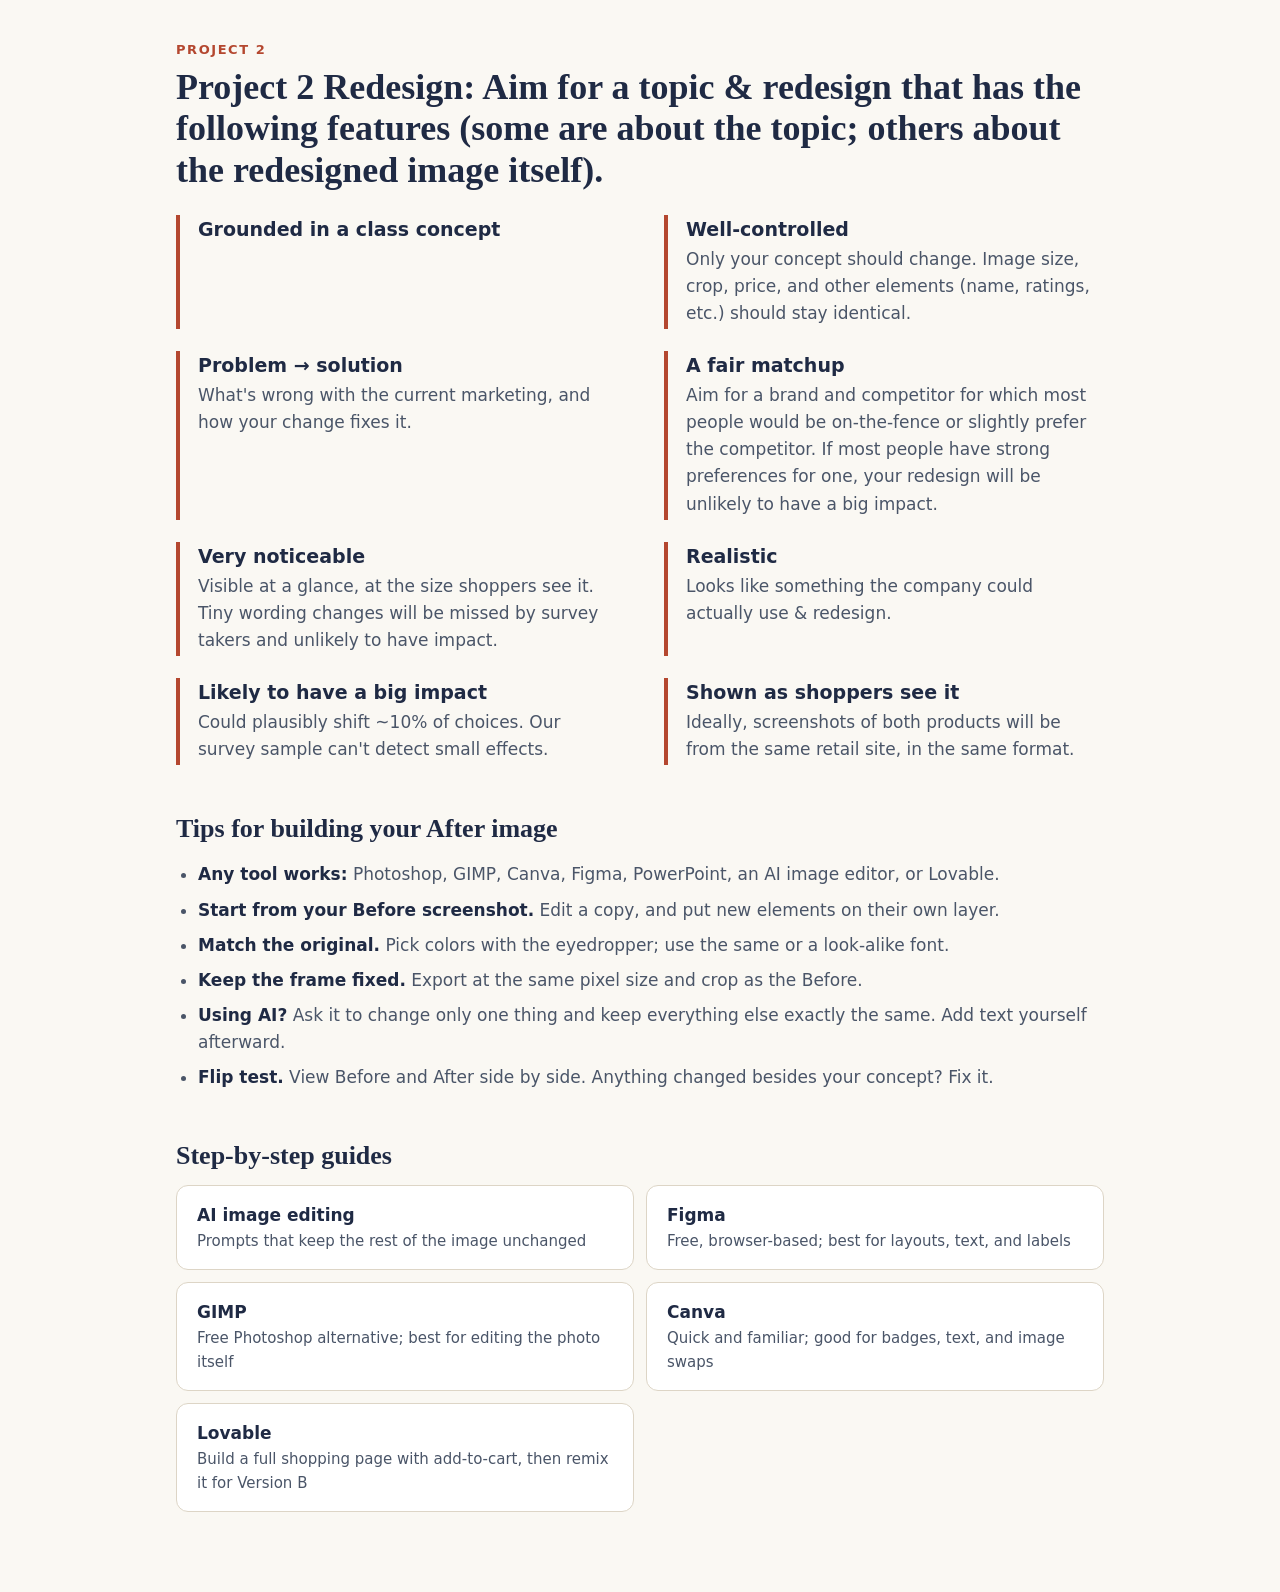
<file: index.html>
<!doctype html>
<html lang="en">
<head>
<meta charset="utf-8">
<meta name="viewport" content="width=device-width, initial-scale=1">
<title>Project 2 Redesign Guides</title>
<style>
:root{--bg:#FAF8F3;--card:#FFFFFF;--ink:#1F2A44;--muted:#4A5568;--accent:#B4472F;--line:#DDD5C6}
@media (prefers-color-scheme:dark){:root{--bg:#161B26;--card:#1F2533;--ink:#EEF0F4;--muted:#B7BECB;--accent:#E8876F;--line:#343C4D}}
*{box-sizing:border-box}
body{margin:0;background:var(--bg);color:var(--ink);font:17px/1.6 system-ui,-apple-system,"Segoe UI",Roboto,sans-serif}
main{max-width:960px;margin:0 auto;padding:40px 16px 80px}
.eyebrow{color:var(--accent);font-weight:700;letter-spacing:.12em;text-transform:uppercase;font-size:13px;margin:0}
h1{font-family:Georgia,serif;font-size:36px;line-height:1.15;margin:6px 0 24px}
h2{font-family:Georgia,serif;font-size:26px;line-height:1.2;margin:48px 0 14px}
p,li{color:var(--muted)}
b{color:var(--ink)}
.checklist{list-style:none;padding:0;margin:0;display:grid;grid-template-columns:1fr;gap:22px}
@media (min-width:720px){.checklist{grid-template-columns:1fr 1fr;grid-template-rows:repeat(4,auto);grid-auto-flow:column;column-gap:48px}}
.checklist li{border-left:4px solid var(--accent);padding:2px 0 2px 18px;margin:0}
.checklist h3{font-size:19px;line-height:1.3;margin:0 0 4px;color:var(--ink)}
.checklist p{margin:0}
.tips{padding-left:22px}
.tips li{margin:8px 0}
.guides{display:grid;grid-template-columns:1fr;gap:12px}
@media (min-width:720px){.guides{grid-template-columns:1fr 1fr}}
a.card{display:block;background:var(--card);border:1px solid var(--line);border-radius:12px;padding:16px 20px;text-decoration:none;color:var(--ink)}
a.card:hover{border-color:var(--accent)}
a.card span{display:block;color:var(--muted);font-size:15px}
</style>
</head>
<body>
<main>
<p class="eyebrow">Project 2</p>
<h1>Project 2 Redesign: Aim for a topic & redesign that has the following features (some are about the topic; others about the redesigned image itself). </h1>

<ul class="checklist">
<li><h3>Grounded in a class concept</h3></li>
<li><h3>Problem → solution</h3><p>What's wrong with the current marketing, and how your change fixes it.</p></li>
<li><h3>Very noticeable</h3><p>Visible at a glance, at the size shoppers see it. Tiny wording changes will be missed by survey takers and unlikely to have impact.</p></li>
<li><h3>Likely to have a big impact</h3><p>Could plausibly shift ~10% of choices. Our survey sample can't detect small effects.</p></li>
<li><h3>Well-controlled</h3><p>Only your concept should change. Image size, crop, price, and other elements (name, ratings, etc.) should stay identical.</p></li>
<li><h3>A fair matchup</h3><p>Aim for a brand and competitor for which most people would be on-the-fence or slightly prefer the competitor. If most people have strong preferences for one, your redesign will be unlikely to have a big impact.</p></li>
<li><h3>Realistic</h3><p>Looks like something the company could actually use &amp; redesign.</p></li>
<li><h3>Shown as shoppers see it</h3><p>Ideally, screenshots of both products will be from the same retail site, in the same format.</p></li>
</ul>

<h2>Tips for building your After image</h2>
<ul class="tips">
<li><b>Any tool works:</b> Photoshop, GIMP, Canva, Figma, PowerPoint, an AI image editor, or Lovable.</li>
<li><b>Start from your Before screenshot.</b> Edit a copy, and put new elements on their own layer.</li>
<li><b>Match the original.</b> Pick colors with the eyedropper; use the same or a look-alike font.</li>
<li><b>Keep the frame fixed.</b> Export at the same pixel size and crop as the Before.</li>
<li><b>Using AI?</b> Ask it to change only one thing and keep everything else exactly the same. Add text yourself afterward.</li>
<li><b>Flip test.</b> View Before and After side by side. Anything changed besides your concept? Fix it.</li>
</ul>

<h2>Step-by-step guides</h2>
<div class="guides">
<a class="card" href="ai/"><b>AI image editing</b><span>Prompts that keep the rest of the image unchanged</span></a>
<a class="card" href="figma/"><b>Figma</b><span>Free, browser-based; best for layouts, text, and labels</span></a>
<a class="card" href="gimp/"><b>GIMP</b><span>Free Photoshop alternative; best for editing the photo itself</span></a>
<a class="card" href="canva/"><b>Canva</b><span>Quick and familiar; good for badges, text, and image swaps</span></a>
<a class="card" href="lovable/"><b>Lovable</b><span>Build a full shopping page with add-to-cart, then remix it for Version B</span></a>
</div>
</main>
</body>
</html>
</file>
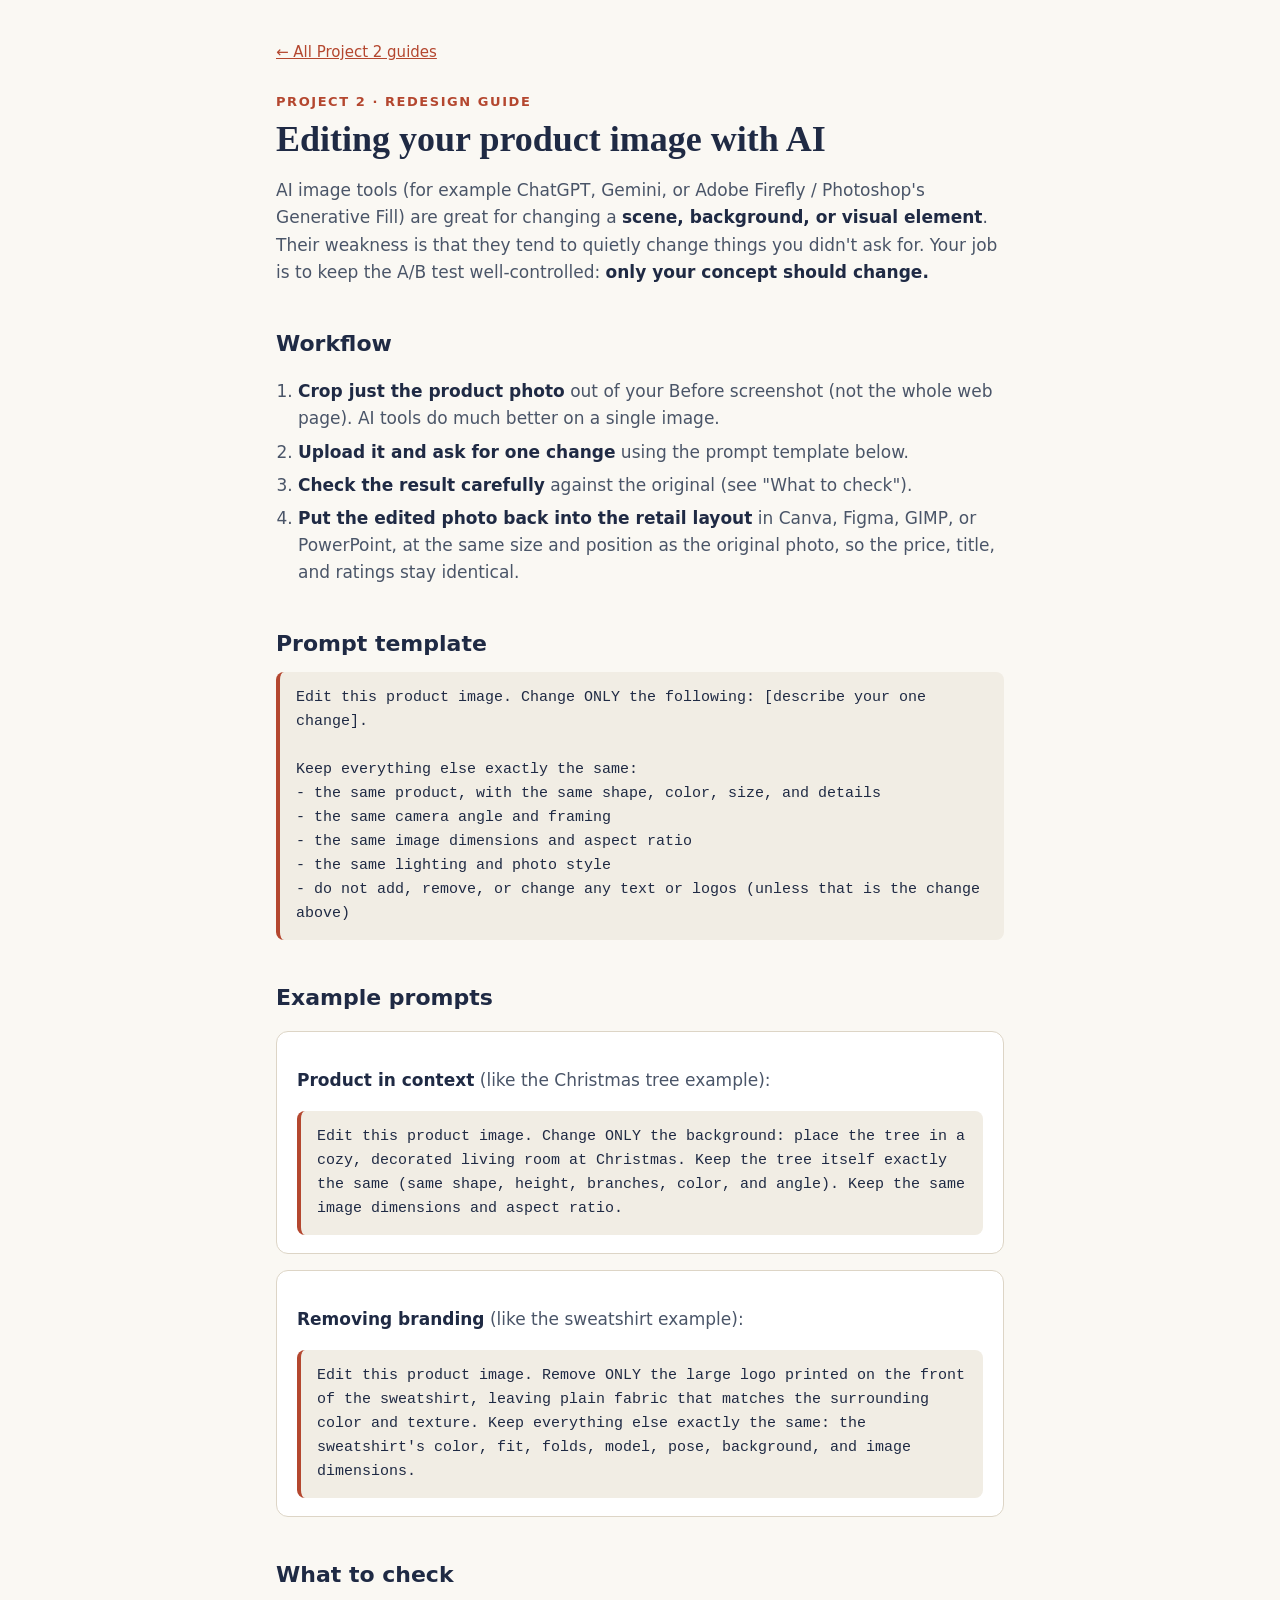
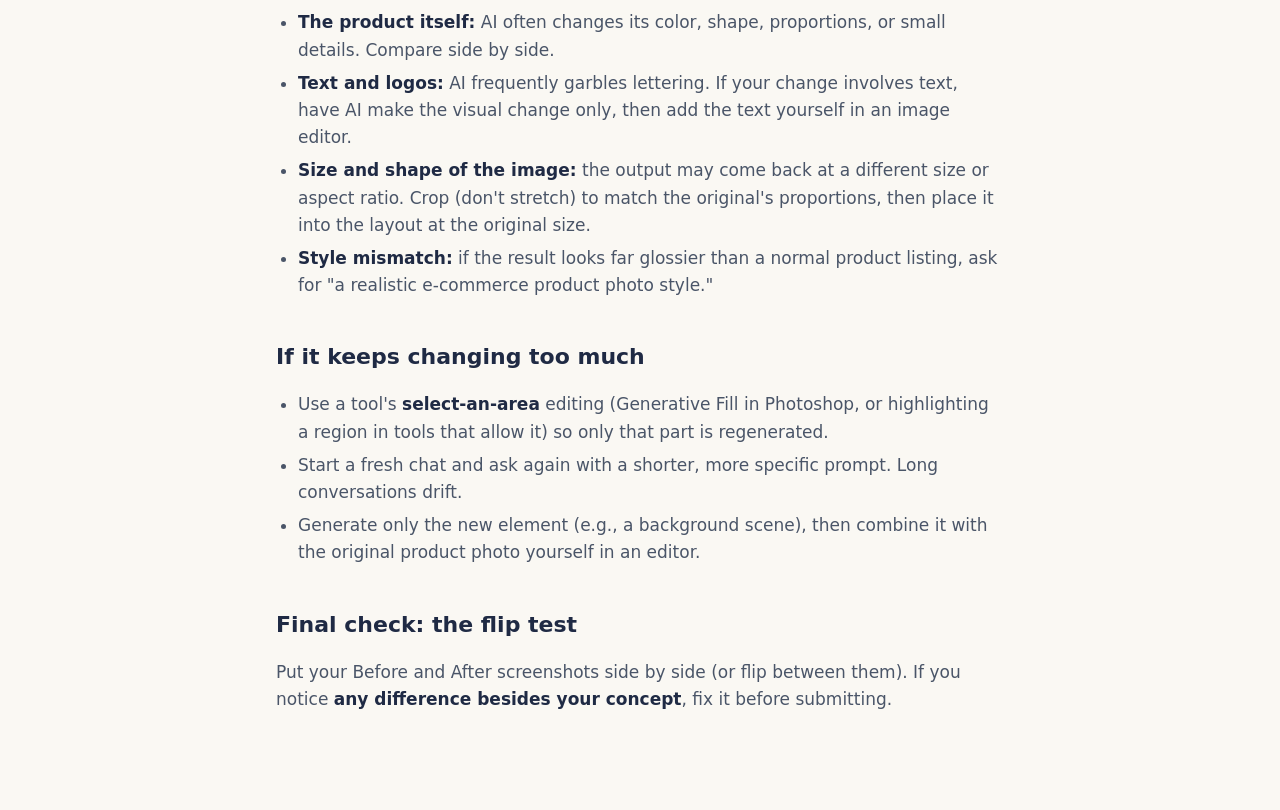
<file: ai/index.html>
<!doctype html>
<html lang="en">
<head>
<meta charset="utf-8">
<meta name="viewport" content="width=device-width, initial-scale=1">
<title>AI Image Editing Tips · Project 2</title>
<style>
:root{--bg:#FAF8F3;--card:#FFFFFF;--ink:#1F2A44;--muted:#4A5568;--accent:#B4472F;--line:#DDD5C6;--code:#F1EDE4}
@media (prefers-color-scheme:dark){:root{--bg:#161B26;--card:#1F2533;--ink:#EEF0F4;--muted:#B7BECB;--accent:#E8876F;--line:#343C4D;--code:#262D3D}}
*{box-sizing:border-box}
body{margin:0;background:var(--bg);color:var(--ink);font:17px/1.6 system-ui,-apple-system,"Segoe UI",Roboto,sans-serif}
main{max-width:760px;margin:0 auto;padding:40px 16px 80px}
.eyebrow{color:var(--accent);font-weight:700;letter-spacing:.12em;text-transform:uppercase;font-size:13px;margin:0}
h1{font-family:Georgia,serif;font-size:36px;line-height:1.15;margin:6px 0 12px}
h2{font-size:22px;margin:40px 0 10px}
p,li{color:var(--muted)}
b,strong{color:var(--ink)}
ol,ul{padding-left:22px}
li{margin:6px 0}
.card{background:var(--card);border:1px solid var(--line);border-radius:12px;padding:18px 20px;margin:16px 0}
.prompt{background:var(--code);border-left:4px solid var(--accent);border-radius:8px;padding:14px 16px;font-family:ui-monospace,Menlo,Consolas,monospace;font-size:15px;white-space:pre-wrap;color:var(--ink)}
kbd{background:var(--code);border:1px solid var(--line);border-radius:4px;padding:1px 6px;font-size:14px}
a{color:var(--accent)}
nav{font-size:15px;margin-bottom:28px}
</style>
</head>
<body>
<main>
<nav><a href="../">← All Project 2 guides</a></nav>
<p class="eyebrow">Project 2 · Redesign guide</p>
<h1>Editing your product image with AI</h1>
<p>AI image tools (for example ChatGPT, Gemini, or Adobe Firefly / Photoshop's Generative Fill) are great for changing a <b>scene, background, or visual element</b>. Their weakness is that they tend to quietly change things you didn't ask for. Your job is to keep the A/B test well-controlled: <b>only your concept should change.</b></p>

<h2>Workflow</h2>
<ol>
<li><b>Crop just the product photo</b> out of your Before screenshot (not the whole web page). AI tools do much better on a single image.</li>
<li><b>Upload it and ask for one change</b> using the prompt template below.</li>
<li><b>Check the result carefully</b> against the original (see "What to check").</li>
<li><b>Put the edited photo back into the retail layout</b> in Canva, Figma, GIMP, or PowerPoint, at the same size and position as the original photo, so the price, title, and ratings stay identical.</li>
</ol>

<h2>Prompt template</h2>
<div class="prompt">Edit this product image. Change ONLY the following: [describe your one change].

Keep everything else exactly the same:
- the same product, with the same shape, color, size, and details
- the same camera angle and framing
- the same image dimensions and aspect ratio
- the same lighting and photo style
- do not add, remove, or change any text or logos (unless that is the change above)</div>

<h2>Example prompts</h2>
<div class="card">
<p><b>Product in context</b> (like the Christmas tree example):</p>
<div class="prompt">Edit this product image. Change ONLY the background: place the tree in a cozy, decorated living room at Christmas. Keep the tree itself exactly the same (same shape, height, branches, color, and angle). Keep the same image dimensions and aspect ratio.</div>
</div>
<div class="card">
<p><b>Removing branding</b> (like the sweatshirt example):</p>
<div class="prompt">Edit this product image. Remove ONLY the large logo printed on the front of the sweatshirt, leaving plain fabric that matches the surrounding color and texture. Keep everything else exactly the same: the sweatshirt's color, fit, folds, model, pose, background, and image dimensions.</div>
</div>

<h2>What to check</h2>
<ul>
<li><b>The product itself:</b> AI often changes its color, shape, proportions, or small details. Compare side by side.</li>
<li><b>Text and logos:</b> AI frequently garbles lettering. If your change involves text, have AI make the visual change only, then add the text yourself in an image editor.</li>
<li><b>Size and shape of the image:</b> the output may come back at a different size or aspect ratio. Crop (don't stretch) to match the original's proportions, then place it into the layout at the original size.</li>
<li><b>Style mismatch:</b> if the result looks far glossier than a normal product listing, ask for "a realistic e-commerce product photo style."</li>
</ul>

<h2>If it keeps changing too much</h2>
<ul>
<li>Use a tool's <b>select-an-area</b> editing (Generative Fill in Photoshop, or highlighting a region in tools that allow it) so only that part is regenerated.</li>
<li>Start a fresh chat and ask again with a shorter, more specific prompt. Long conversations drift.</li>
<li>Generate only the new element (e.g., a background scene), then combine it with the original product photo yourself in an editor.</li>
</ul>

<h2>Final check: the flip test</h2>
<p>Put your Before and After screenshots side by side (or flip between them). If you notice <b>any difference besides your concept</b>, fix it before submitting.</p>
</main>
</body>
</html>
</file>
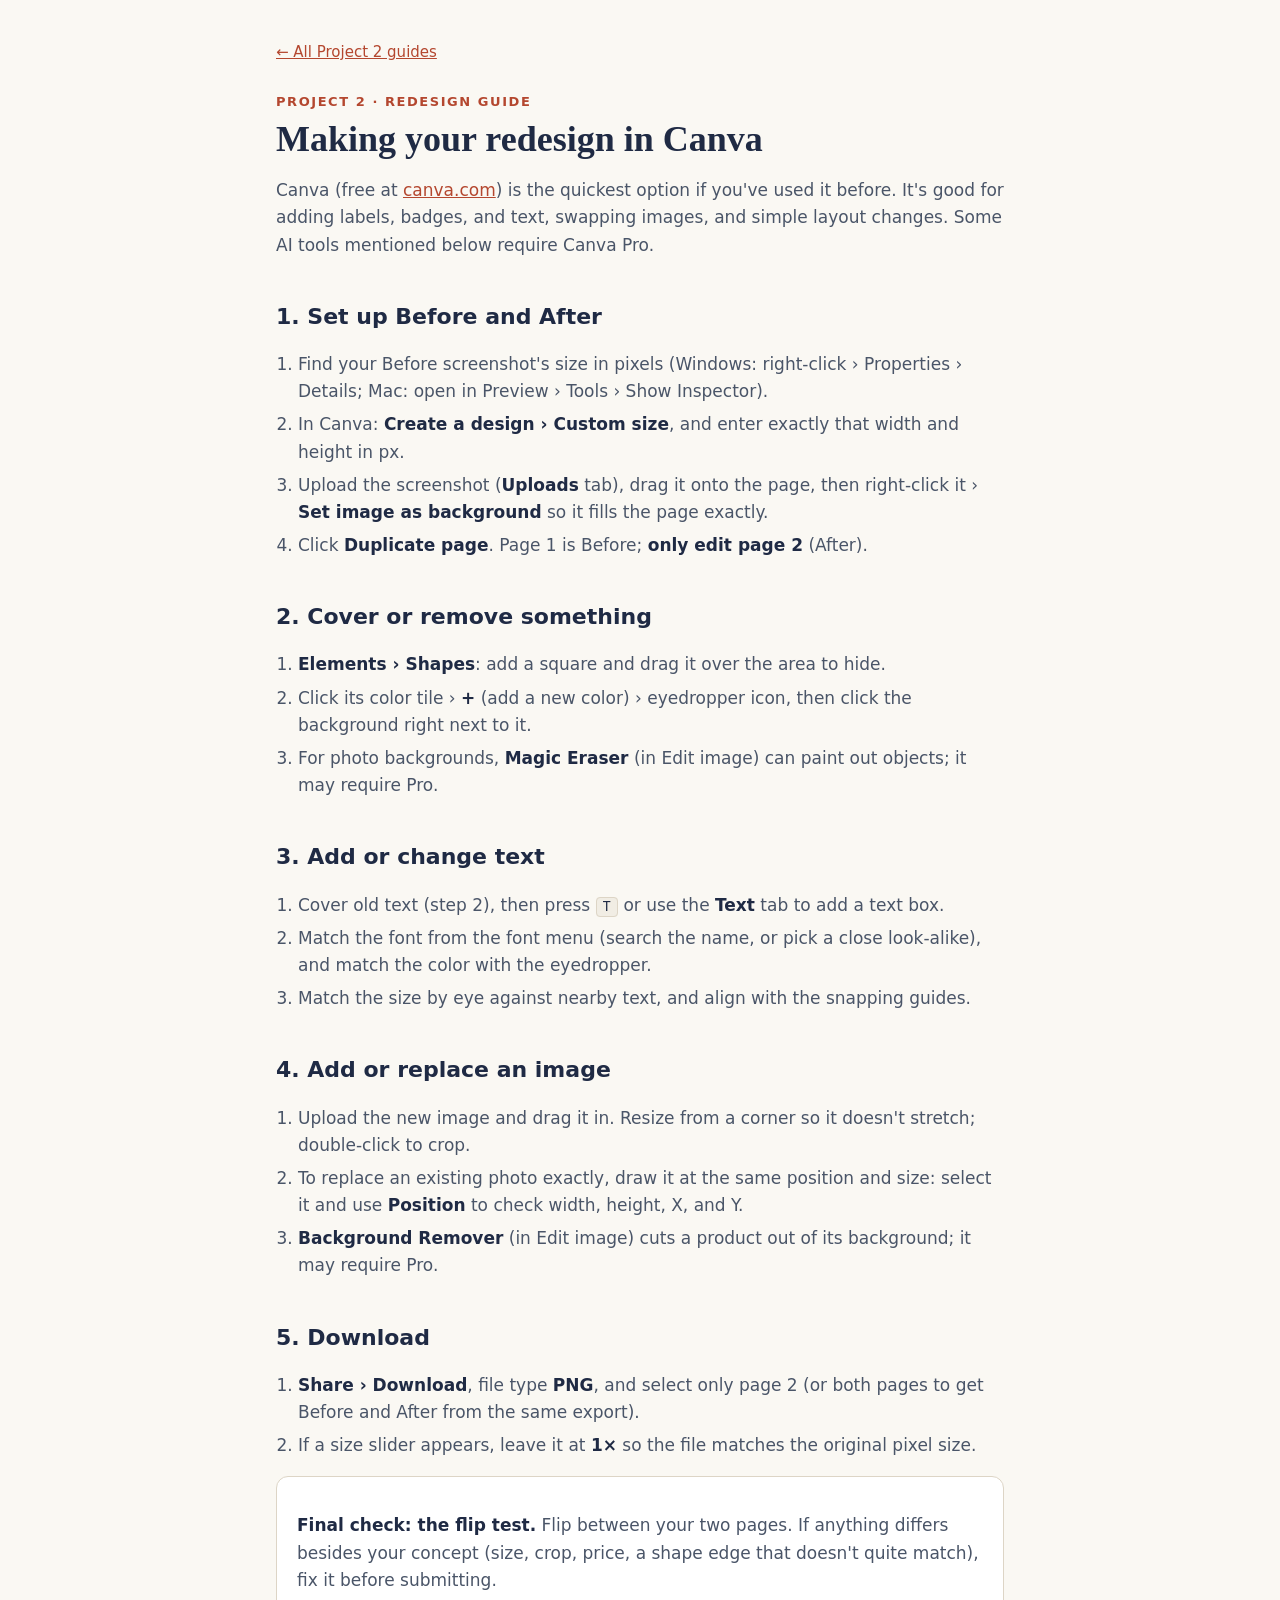
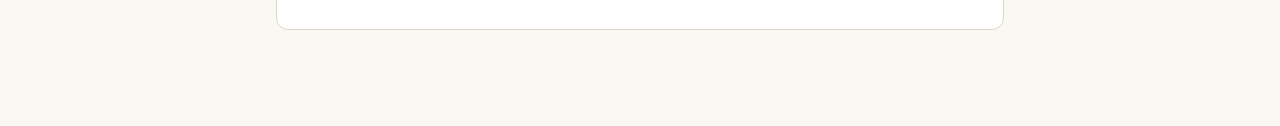
<file: canva/index.html>
<!doctype html>
<html lang="en">
<head>
<meta charset="utf-8">
<meta name="viewport" content="width=device-width, initial-scale=1">
<title>Canva Redesign Tips · Project 2</title>
<style>
:root{--bg:#FAF8F3;--card:#FFFFFF;--ink:#1F2A44;--muted:#4A5568;--accent:#B4472F;--line:#DDD5C6;--code:#F1EDE4}
@media (prefers-color-scheme:dark){:root{--bg:#161B26;--card:#1F2533;--ink:#EEF0F4;--muted:#B7BECB;--accent:#E8876F;--line:#343C4D;--code:#262D3D}}
*{box-sizing:border-box}
body{margin:0;background:var(--bg);color:var(--ink);font:17px/1.6 system-ui,-apple-system,"Segoe UI",Roboto,sans-serif}
main{max-width:760px;margin:0 auto;padding:40px 16px 80px}
.eyebrow{color:var(--accent);font-weight:700;letter-spacing:.12em;text-transform:uppercase;font-size:13px;margin:0}
h1{font-family:Georgia,serif;font-size:36px;line-height:1.15;margin:6px 0 12px}
h2{font-size:22px;margin:40px 0 10px}
p,li{color:var(--muted)}
b,strong{color:var(--ink)}
ol,ul{padding-left:22px}
li{margin:6px 0}
.card{background:var(--card);border:1px solid var(--line);border-radius:12px;padding:18px 20px;margin:16px 0}
kbd{background:var(--code);border:1px solid var(--line);border-radius:4px;padding:1px 6px;font-size:14px;color:var(--ink)}
a{color:var(--accent)}
nav{font-size:15px;margin-bottom:28px}
</style>
</head>
<body>
<main>
<nav><a href="../">← All Project 2 guides</a></nav>
<p class="eyebrow">Project 2 · Redesign guide</p>
<h1>Making your redesign in Canva</h1>
<p>Canva (free at <a href="https://www.canva.com">canva.com</a>) is the quickest option if you've used it before. It's good for adding labels, badges, and text, swapping images, and simple layout changes. Some AI tools mentioned below require Canva Pro.</p>

<h2>1. Set up Before and After</h2>
<ol>
<li>Find your Before screenshot's size in pixels (Windows: right-click › Properties › Details; Mac: open in Preview › Tools › Show Inspector).</li>
<li>In Canva: <b>Create a design › Custom size</b>, and enter exactly that width and height in px.</li>
<li>Upload the screenshot (<b>Uploads</b> tab), drag it onto the page, then right-click it › <b>Set image as background</b> so it fills the page exactly.</li>
<li>Click <b>Duplicate page</b>. Page 1 is Before; <b>only edit page 2</b> (After).</li>
</ol>

<h2>2. Cover or remove something</h2>
<ol>
<li><b>Elements › Shapes</b>: add a square and drag it over the area to hide.</li>
<li>Click its color tile › <b>+</b> (add a new color) › eyedropper icon, then click the background right next to it.</li>
<li>For photo backgrounds, <b>Magic Eraser</b> (in Edit image) can paint out objects; it may require Pro.</li>
</ol>

<h2>3. Add or change text</h2>
<ol>
<li>Cover old text (step 2), then press <kbd>T</kbd> or use the <b>Text</b> tab to add a text box.</li>
<li>Match the font from the font menu (search the name, or pick a close look-alike), and match the color with the eyedropper.</li>
<li>Match the size by eye against nearby text, and align with the snapping guides.</li>
</ol>

<h2>4. Add or replace an image</h2>
<ol>
<li>Upload the new image and drag it in. Resize from a corner so it doesn't stretch; double-click to crop.</li>
<li>To replace an existing photo exactly, draw it at the same position and size: select it and use <b>Position</b> to check width, height, X, and Y.</li>
<li><b>Background Remover</b> (in Edit image) cuts a product out of its background; it may require Pro.</li>
</ol>

<h2>5. Download</h2>
<ol>
<li><b>Share › Download</b>, file type <b>PNG</b>, and select only page 2 (or both pages to get Before and After from the same export).</li>
<li>If a size slider appears, leave it at <b>1×</b> so the file matches the original pixel size.</li>
</ol>

<div class="card">
<p><b>Final check: the flip test.</b> Flip between your two pages. If anything differs besides your concept (size, crop, price, a shape edge that doesn't quite match), fix it before submitting.</p>
</div>
</main>
</body>
</html>
</file>
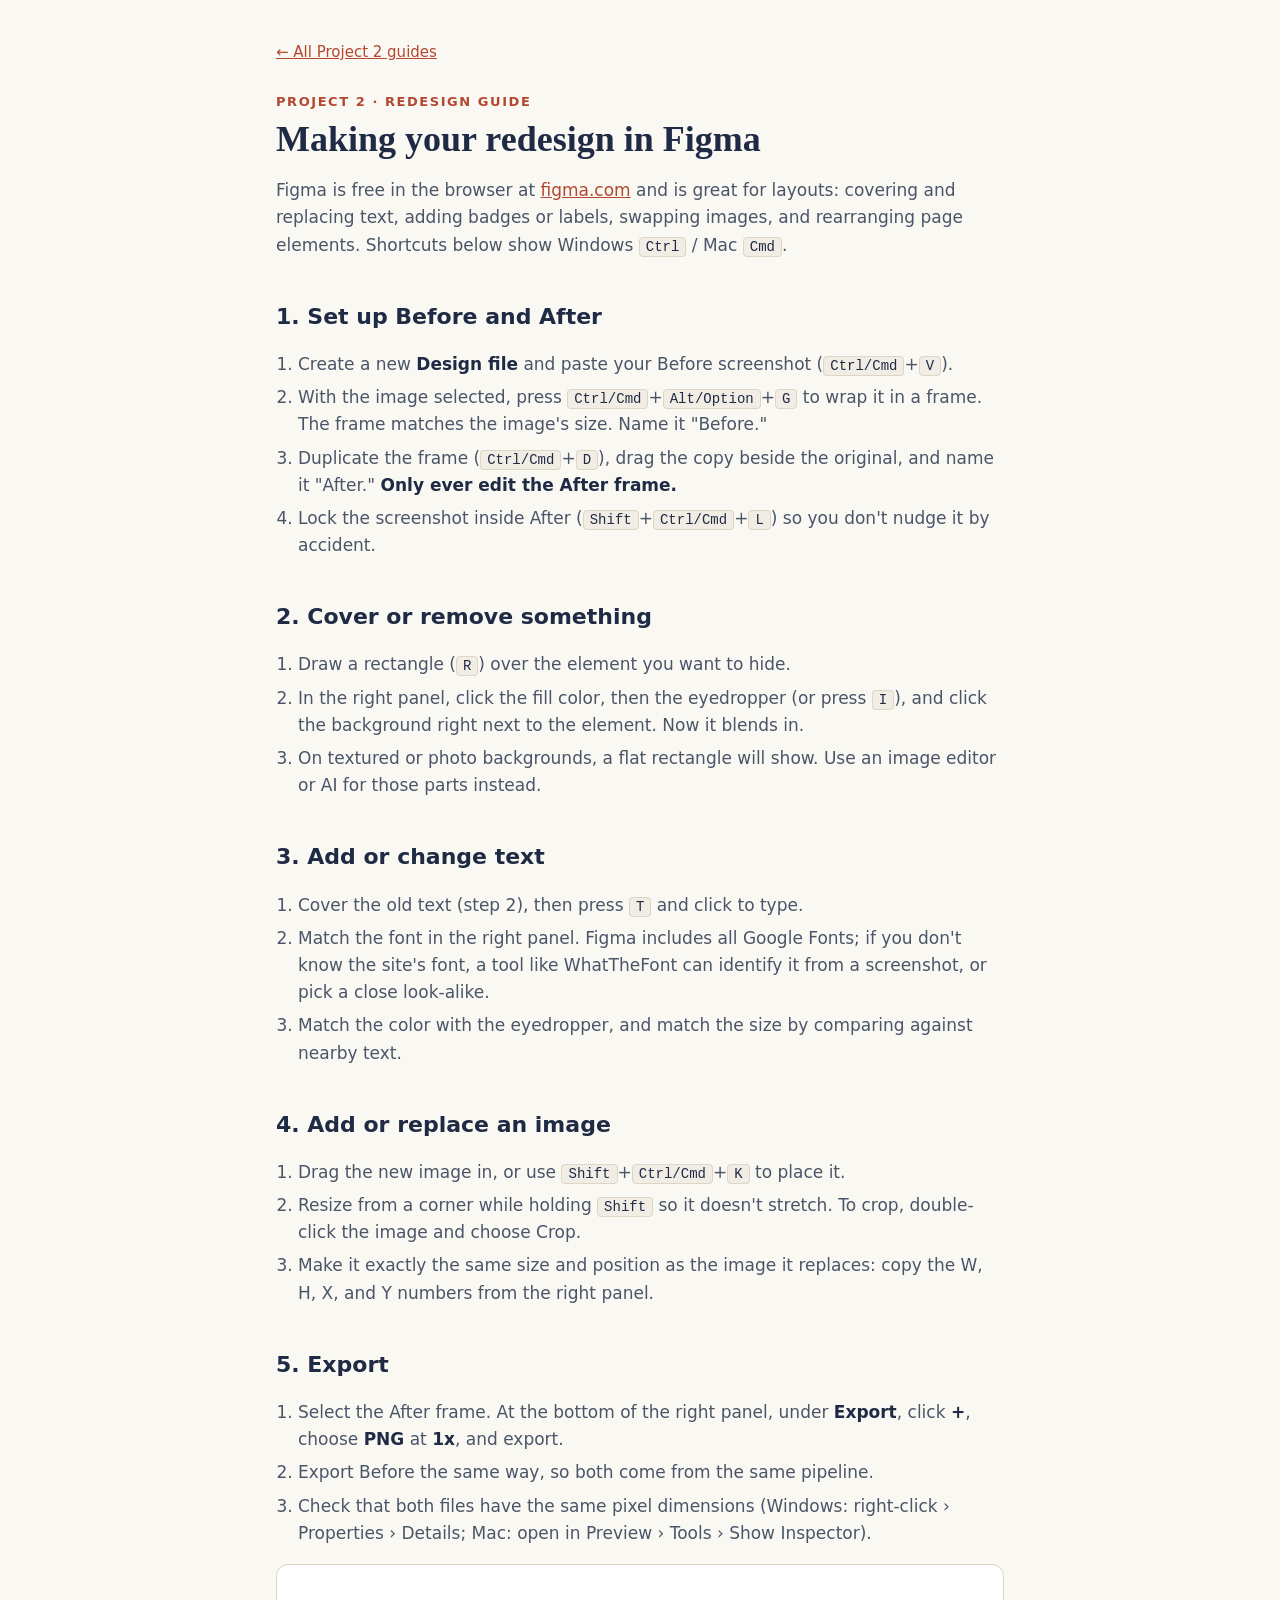
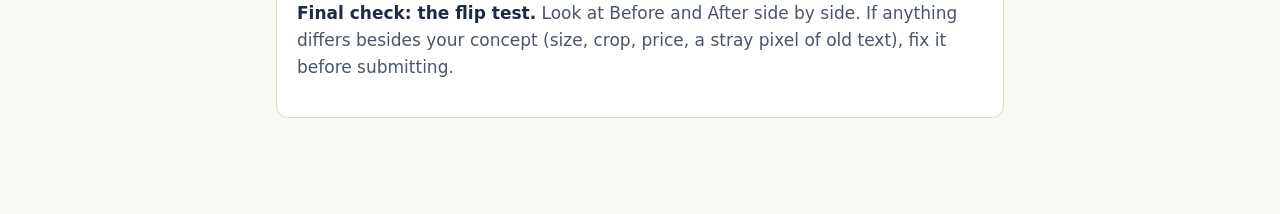
<file: figma/index.html>
<!doctype html>
<html lang="en">
<head>
<meta charset="utf-8">
<meta name="viewport" content="width=device-width, initial-scale=1">
<title>Figma Redesign Tips · Project 2</title>
<style>
:root{--bg:#FAF8F3;--card:#FFFFFF;--ink:#1F2A44;--muted:#4A5568;--accent:#B4472F;--line:#DDD5C6;--code:#F1EDE4}
@media (prefers-color-scheme:dark){:root{--bg:#161B26;--card:#1F2533;--ink:#EEF0F4;--muted:#B7BECB;--accent:#E8876F;--line:#343C4D;--code:#262D3D}}
*{box-sizing:border-box}
body{margin:0;background:var(--bg);color:var(--ink);font:17px/1.6 system-ui,-apple-system,"Segoe UI",Roboto,sans-serif}
main{max-width:760px;margin:0 auto;padding:40px 16px 80px}
.eyebrow{color:var(--accent);font-weight:700;letter-spacing:.12em;text-transform:uppercase;font-size:13px;margin:0}
h1{font-family:Georgia,serif;font-size:36px;line-height:1.15;margin:6px 0 12px}
h2{font-size:22px;margin:40px 0 10px}
p,li{color:var(--muted)}
b,strong{color:var(--ink)}
ol,ul{padding-left:22px}
li{margin:6px 0}
.card{background:var(--card);border:1px solid var(--line);border-radius:12px;padding:18px 20px;margin:16px 0}
kbd{background:var(--code);border:1px solid var(--line);border-radius:4px;padding:1px 6px;font-size:14px;color:var(--ink)}
a{color:var(--accent)}
nav{font-size:15px;margin-bottom:28px}
</style>
</head>
<body>
<main>
<nav><a href="../">← All Project 2 guides</a></nav>
<p class="eyebrow">Project 2 · Redesign guide</p>
<h1>Making your redesign in Figma</h1>
<p>Figma is free in the browser at <a href="https://www.figma.com">figma.com</a> and is great for layouts: covering and replacing text, adding badges or labels, swapping images, and rearranging page elements. Shortcuts below show Windows <kbd>Ctrl</kbd> / Mac <kbd>Cmd</kbd>.</p>

<h2>1. Set up Before and After</h2>
<ol>
<li>Create a new <b>Design file</b> and paste your Before screenshot (<kbd>Ctrl/Cmd</kbd>+<kbd>V</kbd>).</li>
<li>With the image selected, press <kbd>Ctrl/Cmd</kbd>+<kbd>Alt/Option</kbd>+<kbd>G</kbd> to wrap it in a frame. The frame matches the image's size. Name it "Before."</li>
<li>Duplicate the frame (<kbd>Ctrl/Cmd</kbd>+<kbd>D</kbd>), drag the copy beside the original, and name it "After." <b>Only ever edit the After frame.</b></li>
<li>Lock the screenshot inside After (<kbd>Shift</kbd>+<kbd>Ctrl/Cmd</kbd>+<kbd>L</kbd>) so you don't nudge it by accident.</li>
</ol>

<h2>2. Cover or remove something</h2>
<ol>
<li>Draw a rectangle (<kbd>R</kbd>) over the element you want to hide.</li>
<li>In the right panel, click the fill color, then the eyedropper (or press <kbd>I</kbd>), and click the background right next to the element. Now it blends in.</li>
<li>On textured or photo backgrounds, a flat rectangle will show. Use an image editor or AI for those parts instead.</li>
</ol>

<h2>3. Add or change text</h2>
<ol>
<li>Cover the old text (step 2), then press <kbd>T</kbd> and click to type.</li>
<li>Match the font in the right panel. Figma includes all Google Fonts; if you don't know the site's font, a tool like WhatTheFont can identify it from a screenshot, or pick a close look-alike.</li>
<li>Match the color with the eyedropper, and match the size by comparing against nearby text.</li>
</ol>

<h2>4. Add or replace an image</h2>
<ol>
<li>Drag the new image in, or use <kbd>Shift</kbd>+<kbd>Ctrl/Cmd</kbd>+<kbd>K</kbd> to place it.</li>
<li>Resize from a corner while holding <kbd>Shift</kbd> so it doesn't stretch. To crop, double-click the image and choose Crop.</li>
<li>Make it exactly the same size and position as the image it replaces: copy the W, H, X, and Y numbers from the right panel.</li>
</ol>

<h2>5. Export</h2>
<ol>
<li>Select the After frame. At the bottom of the right panel, under <b>Export</b>, click <b>+</b>, choose <b>PNG</b> at <b>1x</b>, and export.</li>
<li>Export Before the same way, so both come from the same pipeline.</li>
<li>Check that both files have the same pixel dimensions (Windows: right-click › Properties › Details; Mac: open in Preview › Tools › Show Inspector).</li>
</ol>

<div class="card">
<p><b>Final check: the flip test.</b> Look at Before and After side by side. If anything differs besides your concept (size, crop, price, a stray pixel of old text), fix it before submitting.</p>
</div>
</main>
</body>
</html>
</file>
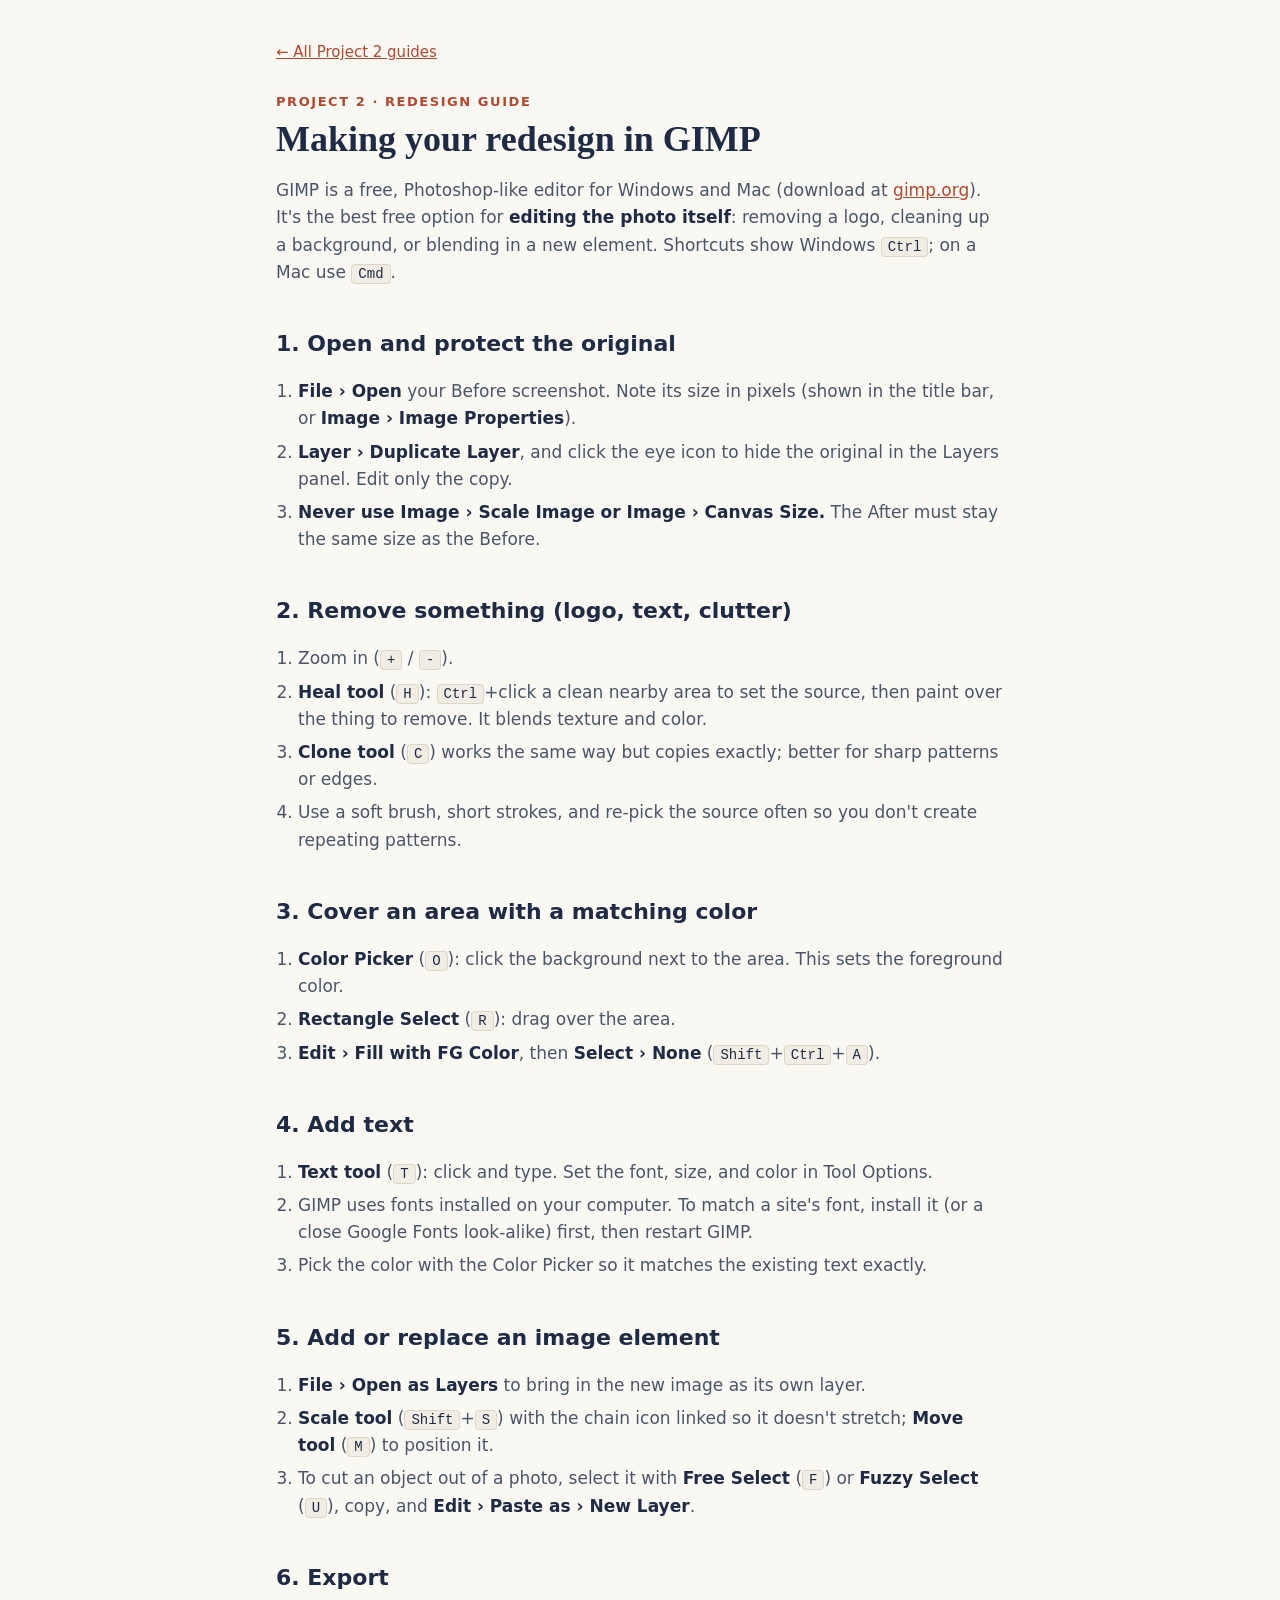
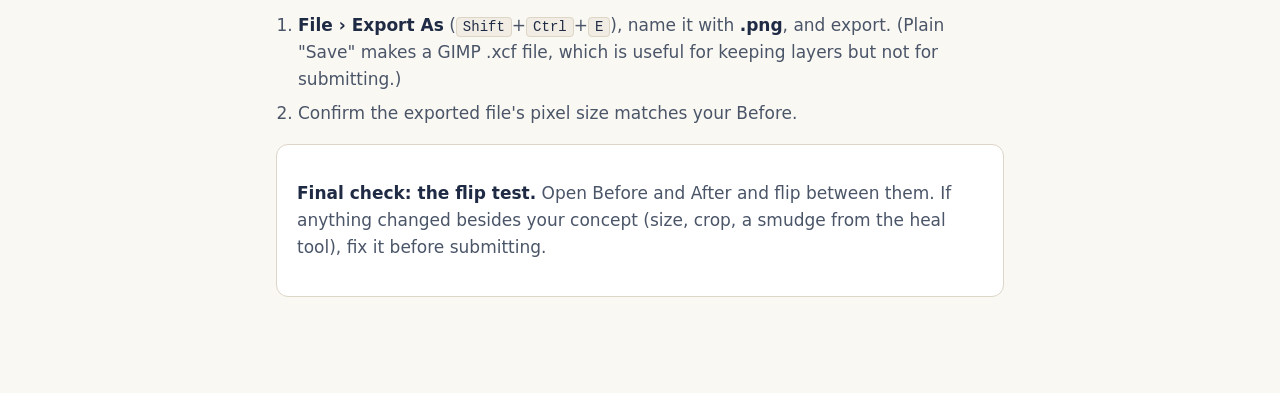
<file: gimp/index.html>
<!doctype html>
<html lang="en">
<head>
<meta charset="utf-8">
<meta name="viewport" content="width=device-width, initial-scale=1">
<title>GIMP Redesign Tips · Project 2</title>
<style>
:root{--bg:#FAF8F3;--card:#FFFFFF;--ink:#1F2A44;--muted:#4A5568;--accent:#B4472F;--line:#DDD5C6;--code:#F1EDE4}
@media (prefers-color-scheme:dark){:root{--bg:#161B26;--card:#1F2533;--ink:#EEF0F4;--muted:#B7BECB;--accent:#E8876F;--line:#343C4D;--code:#262D3D}}
*{box-sizing:border-box}
body{margin:0;background:var(--bg);color:var(--ink);font:17px/1.6 system-ui,-apple-system,"Segoe UI",Roboto,sans-serif}
main{max-width:760px;margin:0 auto;padding:40px 16px 80px}
.eyebrow{color:var(--accent);font-weight:700;letter-spacing:.12em;text-transform:uppercase;font-size:13px;margin:0}
h1{font-family:Georgia,serif;font-size:36px;line-height:1.15;margin:6px 0 12px}
h2{font-size:22px;margin:40px 0 10px}
p,li{color:var(--muted)}
b,strong{color:var(--ink)}
ol,ul{padding-left:22px}
li{margin:6px 0}
.card{background:var(--card);border:1px solid var(--line);border-radius:12px;padding:18px 20px;margin:16px 0}
kbd{background:var(--code);border:1px solid var(--line);border-radius:4px;padding:1px 6px;font-size:14px;color:var(--ink)}
a{color:var(--accent)}
nav{font-size:15px;margin-bottom:28px}
</style>
</head>
<body>
<main>
<nav><a href="../">← All Project 2 guides</a></nav>
<p class="eyebrow">Project 2 · Redesign guide</p>
<h1>Making your redesign in GIMP</h1>
<p>GIMP is a free, Photoshop-like editor for Windows and Mac (download at <a href="https://www.gimp.org">gimp.org</a>). It's the best free option for <b>editing the photo itself</b>: removing a logo, cleaning up a background, or blending in a new element. Shortcuts show Windows <kbd>Ctrl</kbd>; on a Mac use <kbd>Cmd</kbd>.</p>

<h2>1. Open and protect the original</h2>
<ol>
<li><b>File › Open</b> your Before screenshot. Note its size in pixels (shown in the title bar, or <b>Image › Image Properties</b>).</li>
<li><b>Layer › Duplicate Layer</b>, and click the eye icon to hide the original in the Layers panel. Edit only the copy.</li>
<li><b>Never use Image › Scale Image or Image › Canvas Size.</b> The After must stay the same size as the Before.</li>
</ol>

<h2>2. Remove something (logo, text, clutter)</h2>
<ol>
<li>Zoom in (<kbd>+</kbd> / <kbd>-</kbd>).</li>
<li><b>Heal tool</b> (<kbd>H</kbd>): <kbd>Ctrl</kbd>+click a clean nearby area to set the source, then paint over the thing to remove. It blends texture and color.</li>
<li><b>Clone tool</b> (<kbd>C</kbd>) works the same way but copies exactly; better for sharp patterns or edges.</li>
<li>Use a soft brush, short strokes, and re-pick the source often so you don't create repeating patterns.</li>
</ol>

<h2>3. Cover an area with a matching color</h2>
<ol>
<li><b>Color Picker</b> (<kbd>O</kbd>): click the background next to the area. This sets the foreground color.</li>
<li><b>Rectangle Select</b> (<kbd>R</kbd>): drag over the area.</li>
<li><b>Edit › Fill with FG Color</b>, then <b>Select › None</b> (<kbd>Shift</kbd>+<kbd>Ctrl</kbd>+<kbd>A</kbd>).</li>
</ol>

<h2>4. Add text</h2>
<ol>
<li><b>Text tool</b> (<kbd>T</kbd>): click and type. Set the font, size, and color in Tool Options.</li>
<li>GIMP uses fonts installed on your computer. To match a site's font, install it (or a close Google Fonts look-alike) first, then restart GIMP.</li>
<li>Pick the color with the Color Picker so it matches the existing text exactly.</li>
</ol>

<h2>5. Add or replace an image element</h2>
<ol>
<li><b>File › Open as Layers</b> to bring in the new image as its own layer.</li>
<li><b>Scale tool</b> (<kbd>Shift</kbd>+<kbd>S</kbd>) with the chain icon linked so it doesn't stretch; <b>Move tool</b> (<kbd>M</kbd>) to position it.</li>
<li>To cut an object out of a photo, select it with <b>Free Select</b> (<kbd>F</kbd>) or <b>Fuzzy Select</b> (<kbd>U</kbd>), copy, and <b>Edit › Paste as › New Layer</b>.</li>
</ol>

<h2>6. Export</h2>
<ol>
<li><b>File › Export As</b> (<kbd>Shift</kbd>+<kbd>Ctrl</kbd>+<kbd>E</kbd>), name it with <b>.png</b>, and export. (Plain "Save" makes a GIMP .xcf file, which is useful for keeping layers but not for submitting.)</li>
<li>Confirm the exported file's pixel size matches your Before.</li>
</ol>

<div class="card">
<p><b>Final check: the flip test.</b> Open Before and After and flip between them. If anything changed besides your concept (size, crop, a smudge from the heal tool), fix it before submitting.</p>
</div>
</main>
</body>
</html>
</file>
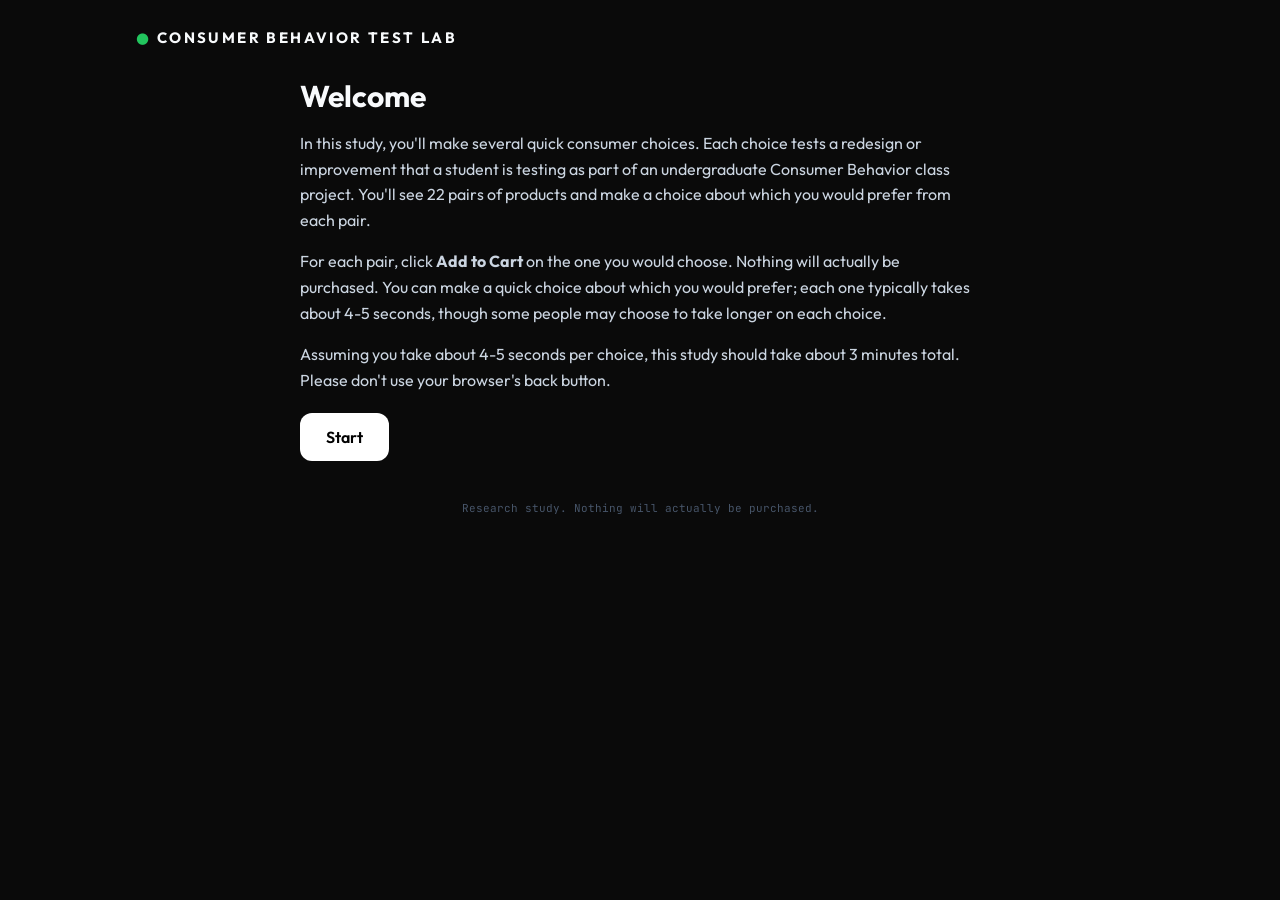
<file: lab/index.html>
<!doctype html>
<html lang="en">
<head>
<meta charset="utf-8">
<meta name="viewport" content="width=device-width, initial-scale=1">
<title>Consumer Behavior Test Lab</title>
<link rel="preconnect" href="https://fonts.googleapis.com">
<link rel="preconnect" href="https://fonts.gstatic.com" crossorigin>
<link href="https://fonts.googleapis.com/css2?family=Outfit:wght@400;500;600;700&family=JetBrains+Mono:wght@400;600&display=swap" rel="stylesheet">
<link rel="stylesheet" href="lab.css?v=3">
<style>
html,body{margin:0;background:#0a0a0a;-webkit-text-size-adjust:100%}
body{min-height:100vh}
.wrap{max-width:1040px;margin:0 auto;padding:28px 16px 64px}
.topbar{display:flex;align-items:center;justify-content:space-between;gap:12px;margin-bottom:22px;flex-wrap:wrap;row-gap:8px}
.logo{font-weight:700;letter-spacing:.16em;font-size:15px;text-transform:uppercase}
.logo .dot{color:var(--green)}
.progress{font-family:var(--mono);font-size:12px;color:var(--dim);display:flex;align-items:center;gap:10px}
.bar{width:120px;height:4px;background:var(--line);border-radius:4px;overflow:hidden}
.bar>i{display:block;height:100%;background:var(--green)}
.screen{max-width:680px;margin:0 auto}
.screen h1{font-size:30px;margin:8px 0 14px}
.screen p,.screen li{color:#cbd5e1;line-height:1.6;font-size:16px}
.note{background:var(--panel);border:1px solid var(--line-2);border-radius:14px;padding:14px 18px;margin:18px 0;color:#cbd5e1;line-height:1.55}
.note.test{border-color:#fbbf24;background:rgba(251,191,36,.08)}
.btn{display:inline-flex;align-items:center;justify-content:center;background:#fff;color:#000;border:0;border-radius:12px;padding:14px 26px;font-size:16px;font-weight:600;cursor:pointer;margin:4px 8px 4px 0;text-decoration:none}
.btn.ghost{background:transparent;color:var(--text);border:1px solid var(--line-2)}
table.res{border-collapse:collapse;width:100%;font-family:var(--mono);font-size:13px;margin:12px 0}
table.res td,table.res th{border-bottom:1px solid var(--line);padding:7px 8px;text-align:left;color:#cbd5e1;vertical-align:top}
table.res th{color:var(--muted);font-weight:600}
.url{font-family:var(--mono);font-size:11.5px;word-break:break-all;color:var(--muted)}
.footnote{text-align:center;font-family:var(--mono);font-size:11px;color:#475569;margin-top:36px}
@media (max-width:600px){ .wrap{padding:18px 12px 48px} .logo{font-size:11.5px;letter-spacing:.1em} .bar{width:70px} .screen h1{font-size:24px} }
</style>
</head>
<body class="lab">
<div class="wrap">
  <div class="topbar"><div class="logo" id="logo"></div><div class="progress" id="progress"></div></div>
  <main id="app" class="stage"></main>
  <div class="footnote">Research study. Nothing will actually be purchased.</div>
</div>
<script src="config.js?v=3"></script>
<script src="studies.js?v=3"></script>
<script src="lab.js?v=3"></script>
<script>
(function(){
"use strict";
const C = window.LAB_CONFIG || {}, ALL = window.STUDIES || [], esc = LAB.esc;
const qs = new URLSearchParams(location.search);
const ONLY = (qs.get("only")||"").trim().toLowerCase();
const STUDY = (qs.get("study")||"").trim().toLowerCase().split(",").map(s=>s.trim()).filter(Boolean); // live, single or few studies: ?study=chu
const FORCE_V = (qs.get("v")||"").toUpperCase();
const DEBUG = qs.get("debug")==="1";
const RESERVED = ["only","study","v","debug","seed","reset"];
const KEY = "cbtl_" + (C.version||"1") + (ONLY ? "_only_"+ONLY : "") + (STUDY.length ? "_study_"+STUDY.join("-") : "");
const app = document.getElementById("app");
document.getElementById("logo").innerHTML = '<span class="dot">● </span>' + esc(C.title || "Consumer Behavior Test Lab");
document.title = C.title || document.title;

/* ---------- seeded randomization ---------- */
function mulberry32(a){return function(){a|=0;a=a+0x6D2B79F5|0;let t=Math.imul(a^a>>>15,1|a);t=t+Math.imul(t^t>>>7,61|t)^t;return((t^t>>>14)>>>0)/4294967296;};}
function shuffle(arr,rng){const a=arr.slice();for(let i=a.length-1;i>0;i--){const j=Math.floor(rng()*(i+1));[a[i],a[j]]=[a[j],a[i]];}return a;}
function balanced(n, x, y, rng){ // half x, half y (odd n: extra goes to a random one), shuffled
  const extra = rng()<.5 ? x : y, half = Math.floor(n/2), arr = [];
  for(let i=0;i<half;i++){ arr.push(x); arr.push(y); }
  if(n%2) arr.push(extra);
  return shuffle(arr, rng);
}

const studies = ONLY ? ALL.filter(s=>s.id===ONLY)
  : STUDY.length ? ALL.filter(s=>STUDY.includes(String(s.id).toLowerCase())) : ALL;
const isTouch = matchMedia("(pointer:coarse)").matches;

function fresh(){
  let seed = parseInt(qs.get("seed"),10);
  if(!(seed>0)) seed = 1 + Math.floor(Math.random()*1e6);
  const rng = mulberry32(seed*2654435761>>>0);
  const order = shuffle(studies.map(s=>s.id), rng);
  const vers = balanced(order.length, "A", "B", rng), sides = balanced(order.length, "L", "R", rng);
  const ver = {}, side = {};
  order.forEach((id,i)=>{ ver[id] = (FORCE_V==="A"||FORCE_V==="B") ? FORCE_V : vers[i]; side[id] = sides[i]; });
  const pass = {}; qs.forEach((v,k)=>{ if(!RESERVED.includes(k)) pass[k]=v; });
  return {seed, order, ver, side, step:0, res:{}, t0:Date.now(), pass};
}
function load(){
  if(qs.get("reset")==="1"){ try{sessionStorage.removeItem(KEY);}catch(e){} }
  try{ const s = JSON.parse(sessionStorage.getItem(KEY)); if(s && s.order && s.order.length===studies.length) return s; }catch(e){}
  return fresh();
}
let S = load();
function save(){ try{ sessionStorage.setItem(KEY, JSON.stringify(S)); }catch(e){} }
const byId = id => studies.find(s=>s.id===id);

// keep the back button from undoing choices
history.pushState(null,"",location.href);
addEventListener("popstate",()=>history.pushState(null,"",location.href));

function setProgress(){
  const n = S.order.length, el = document.getElementById("progress");
  if(S.step>=1 && S.step<=n) el.innerHTML = `<span>${S.step} / ${n}</span><span class="bar"><i style="width:${(S.step-1)/n*100}%"></i></span>`;
  else el.innerHTML = "";
}
function next(){ S.step++; save(); render(); scrollTo(0,0); }
function render(){
  setProgress();
  if(!studies.length) return renderEmpty();
  if(S.step===0) return renderWelcome();
  if(S.step<=S.order.length) return renderTrial();
  return renderEnd();
}

function renderEmpty(){
  const missing = ONLY ? ONLY : STUDY.join(", ");
  app.innerHTML = `<div class="screen"><h1>${ONLY||STUDY.length?"Study not found":"No studies yet"}</h1>
    <p>${ONLY||STUDY.length?`There's no study with the ID <b>${esc(missing)}</b> on the site yet. If you just submitted it, it appears once your instructor adds it.`:"The study list is empty."}</p></div>`;
}

function renderWelcome(){
  const n = S.order.length, mins = Math.max(1, Math.round(n*7/60));
  app.innerHTML = `<div class="screen">
    ${ONLY?`<div class="note test"><b>Test mode:</b> showing only study <b>${esc(ONLY)}</b>, Version ${esc(S.ver[ONLY])}${FORCE_V?" (forced)":" (random)"}. Your answers here are not saved anywhere.</div>`:""}
    <h1>Welcome</h1>
    <p>In this study, you'll make several quick consumer choices. Each choice tests a redesign or improvement that a student is testing as part of an undergraduate Consumer Behavior class project. You'll see 22 pairs of products and make a choice about which you would prefer from each pair.</p>
    <p>For each pair, click <b>Add to Cart</b> on the one you would choose. Nothing will actually be purchased. You can make a quick choice about which you would prefer; each one typically takes about 4-5 seconds, though some people may choose to take longer on each choice.</p>
    ${n>1?`<p>Assuming you take about 4-5 seconds per choice, this study should take about 3 minutes total.  Please don't use your browser's back button.</p>`:""}
    <button class="btn" id="go">Start</button>
  </div>`;
  document.getElementById("go").onclick = ()=>{ S.t0 = Date.now(); next(); };
}

/* ---------- one choice ---------- */
let tracker = null;
document.addEventListener("click", e=>{ if(tracker && !e.target.closest(".buy,.fbtn,.next")) tracker.clicks++; }, true);

function preload(id){ const s = byId(id); if(!s) return; const L = LAB.listings(s, S.ver[id]); [L.client.img, L.comp.img].forEach(src=>{ if(src){ const i=new Image(); i.src=src; } }); }

function renderTrial(){
  const id = S.order[S.step-1], s = byId(id), clientLeft = S.side[id]==="L";
  app.innerHTML = LAB.trialHTML(s, S.ver[id], clientLeft);
  preload(S.order[S.step]);
  const t = tracker = {id, start:performance.now(), hov:{client:0, comp:0}, clicks:0, done:false};
  app.querySelectorAll(".card").forEach(card=>{
    const who = card.dataset.who;
    card.addEventListener("pointerenter", e=>{ if(e.pointerType!=="touch") t.hov[who]++; });
    card.addEventListener("pointerdown", e=>{ if(e.pointerType==="touch" && !e.target.closest(".buy")) t.hov[who]++; });
  });
  const fu = LAB.hasFollowup(s), buys = [...app.querySelectorAll(".buy")];
  const finish = ()=>{
    if(t.done) return; t.done = true;
    const r = { c: t.choice==="client" ? 1 : 0, t: (t.rt/1000).toFixed(1) };
    if(s.track) r.x = `${S.side[id]}.${t.hov.client}.${t.hov.comp}.${t.clicks}`;
    if(fu) r.r = t.r;
    S.res[id] = r; tracker = null;
    app.querySelectorAll("button").forEach(x=>x.disabled=true);
    save(); setTimeout(next, fu ? 150 : 350);
  };
  const nextBtn = app.querySelector(".next");
  const ready = ()=>{ if(nextBtn) nextBtn.disabled = !(t.choice && t.r!=null); };
  buys.forEach(b=>b.addEventListener("click", ()=>{
    if(t.done) return;
    t.choice = b.dataset.who; t.rt = performance.now() - t.start;   // last choice made counts
    buys.forEach(x=>{ x.closest(".card").classList.toggle("chosen", x===b); x.textContent = x===b ? "Added ✓" : "Add to Cart"; });
    if(fu) ready(); else finish();
  }));
  if(fu){
    app.querySelectorAll(".fbtn").forEach(f=>f.addEventListener("click", ()=>{
      if(t.done) return; t.r = Number(f.dataset.r);
      app.querySelectorAll(".fbtn").forEach(x=>x.classList.toggle("on", x===f)); ready();
    }));
    nextBtn.addEventListener("click", ()=>{ if(t.choice && t.r!=null) finish(); });
  }
}

/* ---------- end: send everything to Qualtrics ---------- */
function params(){
  const p = new URLSearchParams();
  Object.entries(S.pass).forEach(([k,v])=>p.set(k,v));
  p.set("lab_ver", C.version||""); p.set("lab_seed", S.seed); p.set("lab_dev", isTouch?"m":"d");
  p.set("lab_dur", Math.round((Date.now()-S.t0)/1000)); p.set("lab_n", Object.keys(S.res).length);
  p.set("lab_ord", S.order.join("-"));
  S.order.forEach(id=>{ const r = S.res[id]; if(!r) return;
    p.set(id+"_v", S.ver[id]); p.set(id+"_c", r.c); p.set(id+"_t", r.t);
    if(r.x!=null) p.set(id+"_x", r.x);
    if(r.r!=null) p.set(id+"_r", r.r); });
  return p;
}
function renderEnd(){
  const p = params(), base = C.QUALTRICS_URL || "";
  const placeholder = !base || /YOUR_UNIVERSITY|SV_X{5,}/.test(base);
  let url = base; try{ const u = new URL(base); p.forEach((v,k)=>u.searchParams.set(k,v)); url = u.toString(); }catch(e){}
  if(!ONLY && !DEBUG && !placeholder){
    try{ sessionStorage.removeItem(KEY); }catch(e){}
    app.innerHTML = `<div class="screen"><h1>Thanks!</h1><p>Saving your responses and taking you to the last few questions…</p>
      <p><a href="${esc(url)}" style="color:var(--green-2)">Click here if you are not taken there automatically.</a></p></div>`;
    setTimeout(()=>location.replace(url), 500);
    return;
  }
  const rows = S.order.map(id=>{ const r=S.res[id]||{};
    return `<tr><td>${esc(id)}</td><td>${esc(S.ver[id])}</td><td>${r.c===1?"1 (client's product)":r.c===0?"0 (competitor)":""}</td><td>${esc(r.t||"")}</td><td>${r.r===1?"1 (yes)":r.r===0?"0 (no)":"–"}</td><td>${esc(r.x||"–")}</td></tr>`; }).join("");
  const again = v => { const u = new URL(location.href); u.searchParams.delete("seed"); u.searchParams.set("reset","1"); if(v) u.searchParams.set("v",v); else u.searchParams.delete("v"); return u.toString(); };
  app.innerHTML = `<div class="screen" style="max-width:820px">
    <h1>${ONLY?"Test complete":"End of choices"}</h1>
    <div class="note test">${ONLY?"<b>Test mode.</b> Nothing was saved. This is what would be recorded for this choice:":placeholder?"<b>Preview:</b> no Qualtrics link is set in config.js yet, so here's what would be sent.":"<b>Debug mode:</b> redirect paused."}</div>
    <table class="res"><tr><th>ID</th><th>_v version</th><th>_c choice</th><th>_t seconds</th><th>_r follow-up</th><th>_x side.hovers mine.hovers theirs.clicks</th></tr>${rows}</table>
    ${ONLY?`<a class="btn" href="${esc(again("A"))}">Try Version A</a><a class="btn" href="${esc(again("B"))}">Try Version B</a><a class="btn ghost" href="${esc(again(""))}">Random version</a>`
      :`<p class="url">${esc(url)}</p><p style="font-size:13px">Link length: ${url.length} characters.</p><a class="btn ghost" href="${esc(again(""))}">Restart</a>`}
  </div>`;
}

render();
})();
</script>
</body>
</html>
</file>
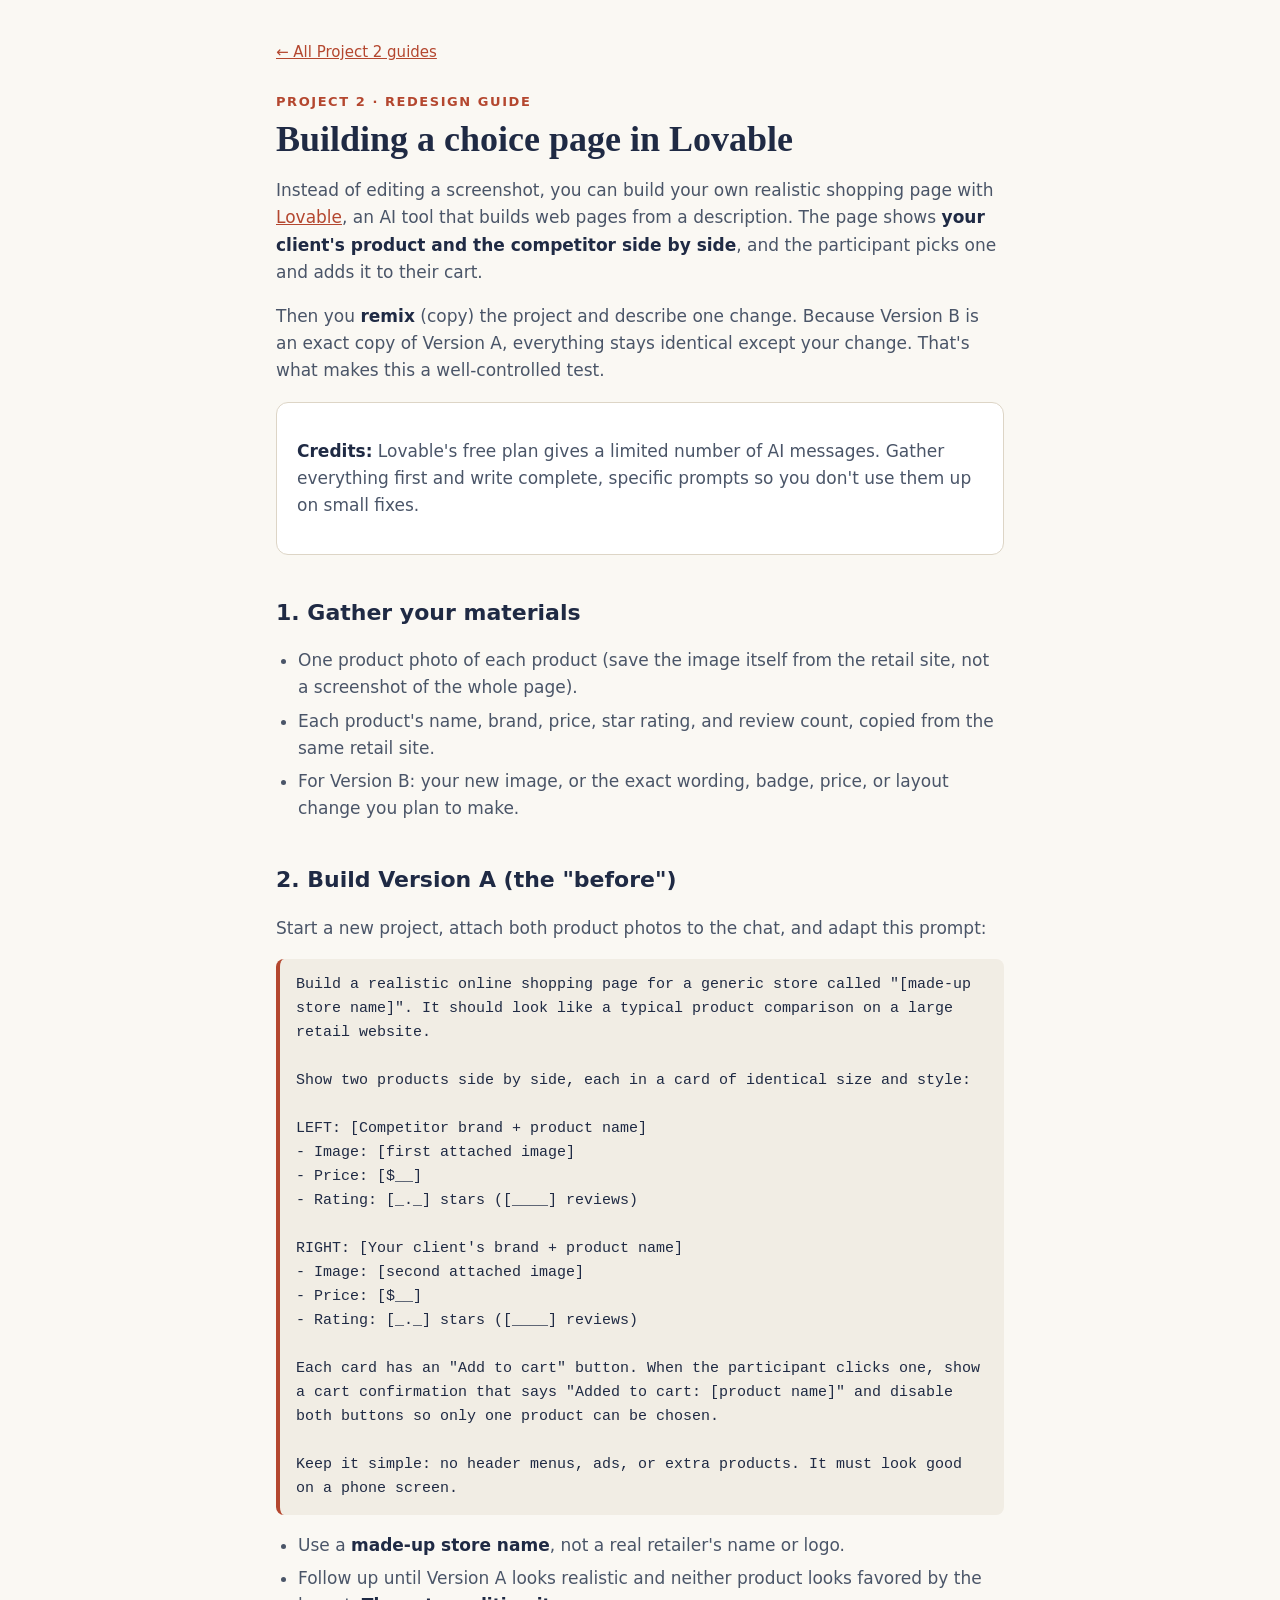
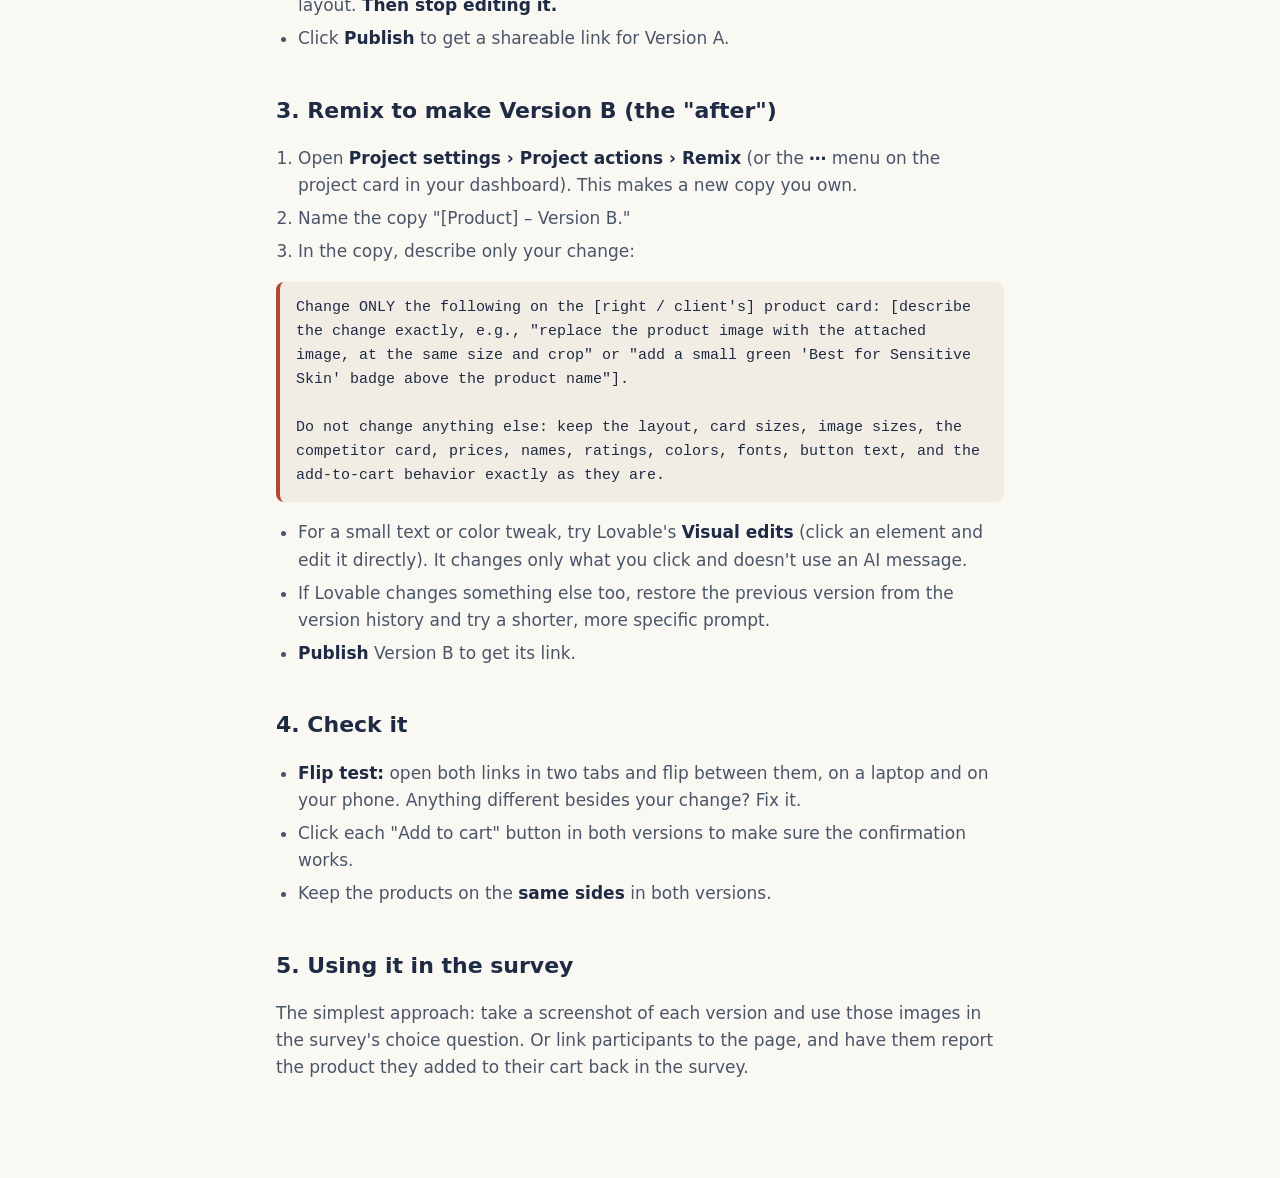
<file: lovable/index.html>
<!doctype html>
<html lang="en">
<head>
<meta charset="utf-8">
<meta name="viewport" content="width=device-width, initial-scale=1">
<title>Lovable Choice Page Tips · Project 2</title>
<style>
:root{--bg:#FAF8F3;--card:#FFFFFF;--ink:#1F2A44;--muted:#4A5568;--accent:#B4472F;--line:#DDD5C6;--code:#F1EDE4}
@media (prefers-color-scheme:dark){:root{--bg:#161B26;--card:#1F2533;--ink:#EEF0F4;--muted:#B7BECB;--accent:#E8876F;--line:#343C4D;--code:#262D3D}}
*{box-sizing:border-box}
body{margin:0;background:var(--bg);color:var(--ink);font:17px/1.6 system-ui,-apple-system,"Segoe UI",Roboto,sans-serif}
main{max-width:760px;margin:0 auto;padding:40px 16px 80px}
.eyebrow{color:var(--accent);font-weight:700;letter-spacing:.12em;text-transform:uppercase;font-size:13px;margin:0}
h1{font-family:Georgia,serif;font-size:36px;line-height:1.15;margin:6px 0 12px}
h2{font-size:22px;margin:40px 0 10px}
p,li{color:var(--muted)}
b,strong{color:var(--ink)}
ol,ul{padding-left:22px}
li{margin:6px 0}
.card{background:var(--card);border:1px solid var(--line);border-radius:12px;padding:18px 20px;margin:16px 0}
.prompt{background:var(--code);border-left:4px solid var(--accent);border-radius:8px;padding:14px 16px;font-family:ui-monospace,Menlo,Consolas,monospace;font-size:15px;white-space:pre-wrap;color:var(--ink)}
kbd{background:var(--code);border:1px solid var(--line);border-radius:4px;padding:1px 6px;font-size:14px;color:var(--ink)}
a{color:var(--accent)}
nav{font-size:15px;margin-bottom:28px}
</style>
</head>
<body>
<main>
<nav><a href="../">← All Project 2 guides</a></nav>
<p class="eyebrow">Project 2 · Redesign guide</p>
<h1>Building a choice page in Lovable</h1>
<p>Instead of editing a screenshot, you can build your own realistic shopping page with <a href="https://lovable.dev">Lovable</a>, an AI tool that builds web pages from a description. The page shows <b>your client's product and the competitor side by side</b>, and the participant picks one and adds it to their cart.</p>
<p>Then you <b>remix</b> (copy) the project and describe one change. Because Version B is an exact copy of Version A, everything stays identical except your change. That's what makes this a well-controlled test.</p>

<div class="card">
<p><b>Credits:</b> Lovable's free plan gives a limited number of AI messages. Gather everything first and write complete, specific prompts so you don't use them up on small fixes.</p>
</div>

<h2>1. Gather your materials</h2>
<ul>
<li>One product photo of each product (save the image itself from the retail site, not a screenshot of the whole page).</li>
<li>Each product's name, brand, price, star rating, and review count, copied from the same retail site.</li>
<li>For Version B: your new image, or the exact wording, badge, price, or layout change you plan to make.</li>
</ul>

<h2>2. Build Version A (the "before")</h2>
<p>Start a new project, attach both product photos to the chat, and adapt this prompt:</p>
<div class="prompt">Build a realistic online shopping page for a generic store called "[made-up store name]". It should look like a typical product comparison on a large retail website.

Show two products side by side, each in a card of identical size and style:

LEFT: [Competitor brand + product name]
- Image: [first attached image]
- Price: [$__]
- Rating: [_._] stars ([____] reviews)

RIGHT: [Your client's brand + product name]
- Image: [second attached image]
- Price: [$__]
- Rating: [_._] stars ([____] reviews)

Each card has an "Add to cart" button. When the participant clicks one, show a cart confirmation that says "Added to cart: [product name]" and disable both buttons so only one product can be chosen.

Keep it simple: no header menus, ads, or extra products. It must look good on a phone screen.</div>
<ul>
<li>Use a <b>made-up store name</b>, not a real retailer's name or logo.</li>
<li>Follow up until Version A looks realistic and neither product looks favored by the layout. <b>Then stop editing it.</b></li>
<li>Click <b>Publish</b> to get a shareable link for Version A.</li>
</ul>

<h2>3. Remix to make Version B (the "after")</h2>
<ol>
<li>Open <b>Project settings › Project actions › Remix</b> (or the <b>⋯</b> menu on the project card in your dashboard). This makes a new copy you own.</li>
<li>Name the copy "[Product] – Version B."</li>
<li>In the copy, describe only your change:</li>
</ol>
<div class="prompt">Change ONLY the following on the [right / client's] product card: [describe the change exactly, e.g., "replace the product image with the attached image, at the same size and crop" or "add a small green 'Best for Sensitive Skin' badge above the product name"].

Do not change anything else: keep the layout, card sizes, image sizes, the competitor card, prices, names, ratings, colors, fonts, button text, and the add-to-cart behavior exactly as they are.</div>
<ul>
<li>For a small text or color tweak, try Lovable's <b>Visual edits</b> (click an element and edit it directly). It changes only what you click and doesn't use an AI message.</li>
<li>If Lovable changes something else too, restore the previous version from the version history and try a shorter, more specific prompt.</li>
<li><b>Publish</b> Version B to get its link.</li>
</ul>

<h2>4. Check it</h2>
<ul>
<li><b>Flip test:</b> open both links in two tabs and flip between them, on a laptop and on your phone. Anything different besides your change? Fix it.</li>
<li>Click each "Add to cart" button in both versions to make sure the confirmation works.</li>
<li>Keep the products on the <b>same sides</b> in both versions.</li>
</ul>

<h2>5. Using it in the survey</h2>
<p>The simplest approach: take a screenshot of each version and use those images in the survey's choice question. Or link participants to the page, and have them report the product they added to their cart back in the survey.</p>
</main>
</body>
</html>
</file>
<file: lab/lab.css>
/* Consumer Behavior Test Lab — shared look for the study page and the tutorial preview.
   Everything is scoped under .lab so it can live inside other pages. */
.lab{
  --bg:#0a0a0a; --panel:#111827; --panel-2:#0f172a; --line:#1f2937; --line-2:#334155;
  --text:#f8fafc; --muted:#94a3b8; --dim:#64748b;
  --green:#22c55e; --green-2:#4ade80; --star:#f59e0b;
  --sans:"Outfit",system-ui,-apple-system,"Segoe UI",Roboto,sans-serif;
  --mono:"JetBrains Mono",ui-monospace,SFMono-Regular,Menlo,Consolas,monospace;
  background:var(--bg); color:var(--text); font-family:var(--sans);
}
.lab *{box-sizing:border-box}
.lab button{font-family:inherit}

/* stage = the area a trial is drawn in; container queries keep the preview and the real page identical */
.lab .stage{container-type:inline-size;width:100%}
.lab .trial{max-width:720px}
.lab .searchline{font-family:var(--mono);font-size:12px;color:var(--dim);margin:0 0 6px}
.lab .cat-title{font-family:var(--sans);font-size:28px;font-weight:700;margin:0 0 14px;line-height:1.2;color:var(--text)}
.lab .qbanner{display:flex;flex-direction:column;gap:6px;background:var(--panel-2);border:1px solid var(--line-2);border-left:6px solid var(--green-2);border-radius:14px;padding:14px 18px;margin-bottom:16px}
.lab .qbanner .qt{font-size:24px;font-weight:700;line-height:1.25}
.lab .grid{display:grid;grid-template-columns:repeat(2,minmax(0,1fr));gap:20px}
.lab .card{background:var(--panel);border:1px solid var(--line);border-radius:18px;display:flex;flex-direction:column;position:relative;transition:border-color .15s}
.lab .card.chosen{border-color:var(--green)}
/* stacked layout for wide images: products one above the other, details to the right */
.lab .trial.wide{max-width:860px}
.lab .grid.stack{grid-template-columns:minmax(0,1fr);gap:16px}
.lab .grid.stack .card{flex-direction:row}
.lab .grid.stack .imgwrap{flex:1 1 auto;min-width:0;border-radius:17px 0 0 17px}
.lab .grid.stack .info{flex:0 0 210px}
.lab .grid.stack .imgwrap img{padding:2.5%}
.lab .imgwrap{position:relative;aspect-ratio:1/1;border-radius:17px 17px 0 0;overflow:hidden;display:flex;align-items:center;justify-content:center}
.lab .imgwrap img{width:100%;height:100%;object-fit:contain;padding:6%;display:block;-webkit-user-drag:none;user-select:none}
.lab .ph{width:100%;height:100%;display:flex;flex-direction:column;align-items:center;justify-content:center;gap:8px;color:#64748b;font-family:var(--mono);font-size:12px;text-align:center;padding:12px}
.lab .ph svg{width:34%;max-width:110px;opacity:.55}
.lab .badge{position:absolute;top:10px;left:10px;font-size:12px;font-weight:600;padding:5px 10px;border-radius:7px;line-height:1.1;background:#c2410c;color:#fff;max-width:calc(100% - 20px)}
.lab .info{padding:14px 16px 16px;display:flex;flex-direction:column;gap:6px;flex:1}
.lab .brand{font-size:18px;font-weight:700;line-height:1.2}
.lab .rating{display:flex;align-items:center;gap:6px;font-size:13.5px;color:#e2e8f0;flex-wrap:wrap}
.lab .stars{position:relative;display:inline-block;font-size:14px;letter-spacing:1px;line-height:1}
.lab .stars .base{color:#475569}
.lab .stars .fill{position:absolute;left:0;top:0;overflow:hidden;white-space:nowrap;color:var(--star)}
.lab .rcount{color:#7dd3fc}
.lab .pop{font-size:13px;color:var(--muted)}
.lab .price{font-size:22px;font-weight:700;color:var(--green);margin-top:2px}
.lab .price sup{font-size:.55em;vertical-align:.6em;margin-left:1px}
.lab .ship{font-family:var(--mono);font-size:11px;color:var(--dim)}
.lab .spacer{flex:1}
.lab .buy{margin-top:8px;width:100%;background:#000;color:#fff;border:1px solid var(--line-2);border-radius:12px;padding:12px 10px;font-size:15px;font-weight:600;cursor:pointer;transition:border-color .15s,background .15s;line-height:1.25}
.lab .buy:hover,.lab .buy:focus-visible{border-color:var(--green);outline:none}
.lab .buy:disabled{cursor:default}
.lab .card.chosen .buy{background:var(--green);color:#04130a;border-color:var(--green)}

.lab .fu{margin-top:18px;background:var(--panel-2);border:1px solid var(--line-2);border-radius:14px;padding:14px 18px 16px}
.lab .fq{font-size:18px;font-weight:600;margin:0 0 10px;line-height:1.35}
.lab .fbtns{display:flex;gap:10px}
.lab .fbtn{flex:1;max-width:160px;background:#000;color:#fff;border:1px solid var(--line-2);border-radius:12px;padding:11px 10px;font-size:15px;font-weight:600;cursor:pointer}
.lab .fbtn:hover{border-color:var(--green)}
.lab .fbtn.on{background:var(--green);border-color:var(--green);color:#04130a}
.lab .next{display:block;margin:14px 0 0 auto;background:#fff;color:#000;border:0;border-radius:12px;padding:12px 26px;font-size:16px;font-weight:700;cursor:pointer}
.lab .next:disabled{opacity:.3;cursor:not-allowed}

@container (max-width:560px){
  .lab .grid.stack .card{flex-direction:column}
  .lab .grid.stack .imgwrap{border-radius:17px 17px 0 0;flex:none;width:100%}
  .lab .grid.stack .info{flex:none}
  .lab .fq{font-size:16px}
  .lab .fbtn{padding:10px 6px;font-size:14px}
  .lab .cat-title{font-size:22px}
  .lab .qbanner{padding:12px 14px;border-left-width:5px}
  .lab .qbanner .qt{font-size:19px}
  .lab .grid{gap:10px}
  .lab .info{padding:10px 10px 12px;gap:5px}
  .lab .brand{font-size:15px}
  .lab .rating{font-size:12px;gap:4px}
  .lab .stars{font-size:12px;letter-spacing:0}
  .lab .pop{font-size:11.5px}
  .lab .price{font-size:18px}
  .lab .ship{font-size:9.5px}
  .lab .badge{font-size:10.5px;padding:4px 7px;top:7px;left:7px}
  .lab .buy{padding:10px 6px;font-size:13px}
}
</file>
